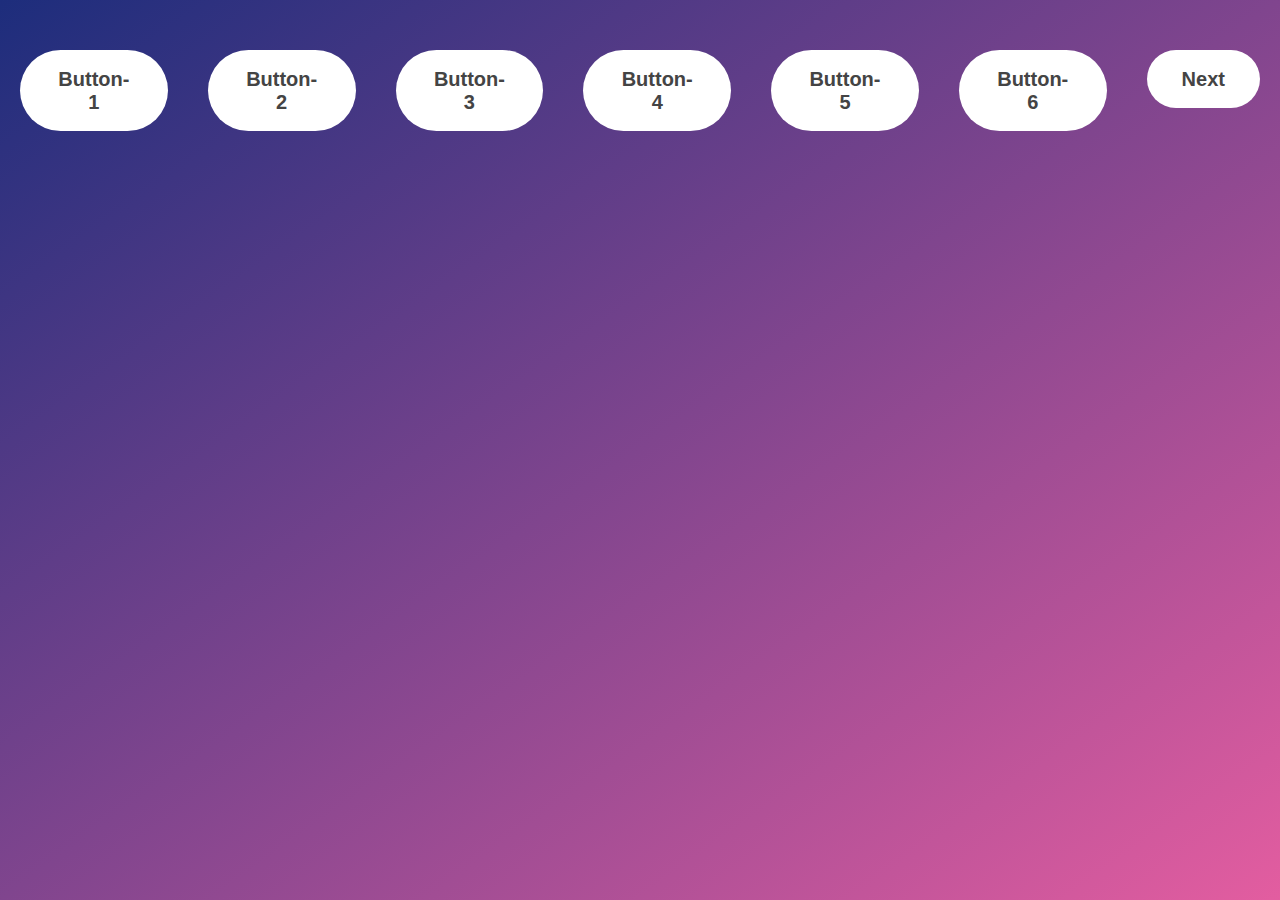
<file: task-08/page-2/index.html>
<!DOCTYPE html>
<html lang="en">
  <head>
    <meta charset="UTF-8" />
    <meta name="viewport" content="width=device-width, initial-scale=1.0" />
    <meta http-equiv="X-UA-Compatible" content="ie=edge" />
    <link rel="stylesheet" href="/task-08/page-2/css/style.css" />
    <title>JS</title>
  </head>
  
  <body>
    <script src="/task-08/page-2/js/index.js"></script>
    <!--On click of Button-1 store something in localStorage-->
    <button onclick="button_1()" class="button">Button-1</button>
    <!--On click of Button-2 show a popup with current time-->
    <button onclick="button_2()" class="button">Button-2</button>
    <!--On click of Button-3 change the background-->
    <button onclick="button_3()" class="button">Button-3</button>
    <!--On click of Button-4 refresh the page-->
    <button class="button" onclick="location.reload()">Button-4</button>
    <!--On click of Button-5 open a new window-->
    <button onclick="window.open(document.URL);" class="button">Button-5</button> 
    <!--On click of Button-6 spam the console with 'I did it'-->
    <button onclick="button_6()" class="button">Button-6</button>
    <form method="get" action="../page-3/chart.html">
      <!--set form action-->
      <button class="button">Next</button>
    </form>
  </body>
</html>
</file>
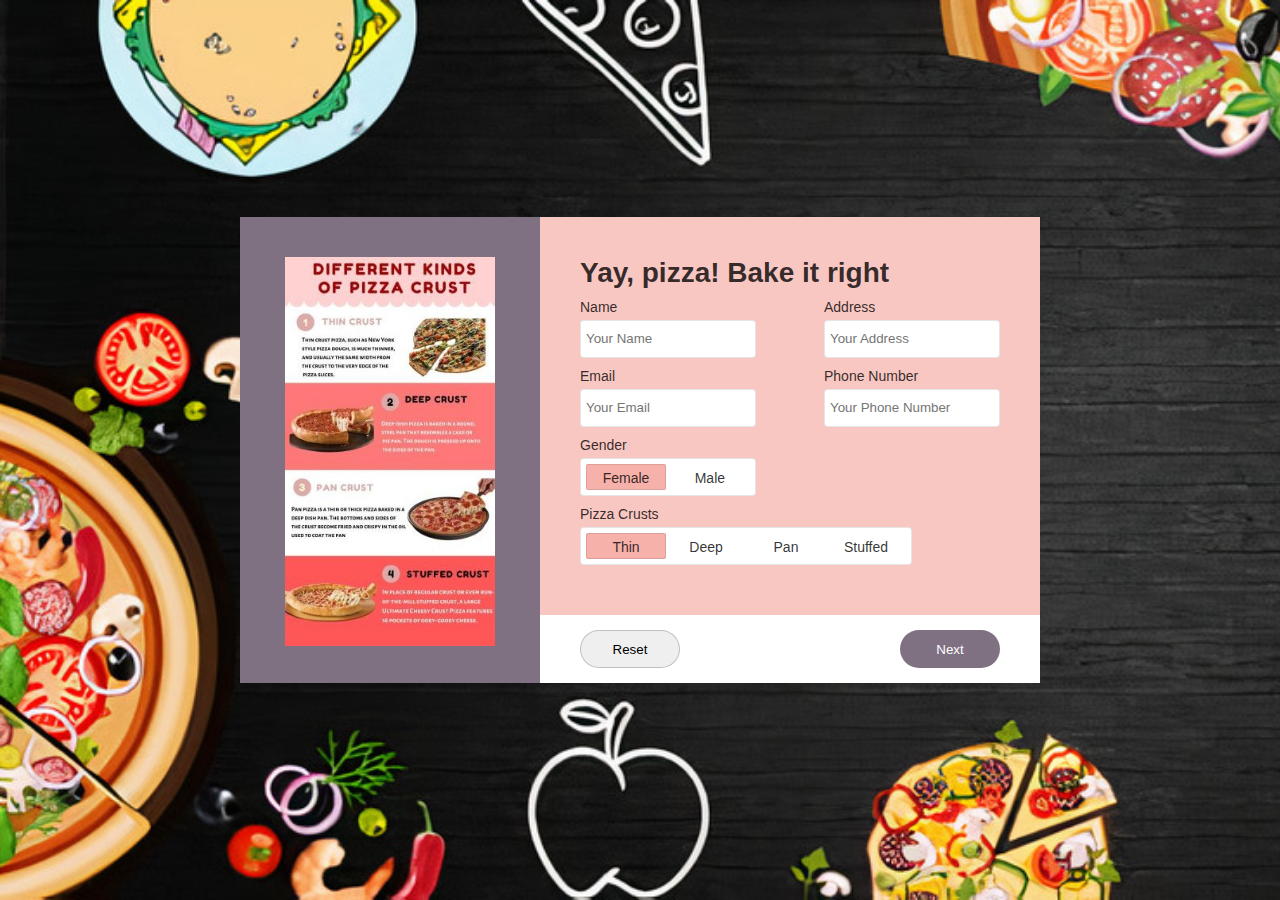
<file: task-08/page-1/form.html>
<!DOCTYPE html>
<!-- Possible Bugs are commented -->
<html lang="en">
  <head>
    <meta charset="UTF-8" />
    <meta http-equiv="X-UA-Compatible" content="IE=edge" />
    <meta name="viewport" content="width=device-width, initial-scale=1.0" />
    <title>Crust</title>
    <link href="/task-08/page-1/images/salami-pizza.png" type="image/x-icon" />
    <!-- display the favicon on titlebar -->
    <link href="/task-08/page-1/css/style.css" rel="stylesheet" />
    <!-- link stylesheet -->
  </head>
  <body translate="no">
    <div class="pizza-box">
      <div class="left-container">
        <img
          src="/task-08/page-1/images/pizza-crusts.jpg"
          alt="chart with different types of pizza crusts"
        />
        <!-- display the image -->
      </div>
      <div class="right-container">
        <form>
          <!-- set form-action -->
          <header>
            <h1>Yay, pizza! Bake it right</h1>
            <div class="set">
              <div class="name">
                <label for="name">Name</label>
                <input id="name" placeholder="Your Name" type="text" />
              </div>
              <div class="home-address">
                <label for="home-address">Address</label>
                <input
                  id="home-address"
                  placeholder="Your Address"
                  type="text"
                />
              </div>
            </div>
            <div class="set">
              <div class="email">
                <label for="email">Email</label>
                <input id="email" placeholder="Your Email" type="email" />
              </div>
              <div class="phone-number">
                <label for="phone-number">Phone Number</label>
                <input
                  id="phone-number"
                  placeholder="Your Phone Number"
                  type="tel"
                />
                <!-- set the pattern here -->
              </div>
            </div>
            <div class="set">
              <div class="gender">
                <!-- add two radio buttons with value "Transgender" and "Others" as we are an inclusive community -->
                <label for="gender-female">Gender</label>
                <div class="radio-container">
                  <input
                    checked=""
                    id="gender-female"
                    name="gender"
                    type="radio"
                    value="female"
                  />
                  <label for="gender-female">Female</label>
                  <input
                    id="gender-male"
                    name="gender"
                    type="radio"
                    value="male"
                  />
                  <label for="gender-male">Male</label>
                </div>
              </div>
            </div>
            <div class="set">
              <div class="pizza-crusts">
                <label for="pizza-crusts-thin">Pizza Crusts</label>
                <div class="radio-container">
                  <input
                    checked=""
                    id="pizza-crusts-thin"
                    name="pizza-crusts"
                    type="radio"
                    value="thin"
                  />
                  <label for="pizza-crusts-thin">Thin</label>
                  <input
                    id="pizza-crusts-deep"
                    name="pizza-crusts"
                    type="radio"
                    value="deep"
                  />
                  <label for="pizza-crusts-deep">Deep</label>
                  <input
                    id="pizza-crusts-pan"
                    name="pizza-crusts"
                    type="radio"
                    value="pan"
                  />
                  <label for="pizza-crusts-pan">Pan</label>
                  <input
                    id="pizza-crusts-stuffed"
                    name="pizza-crusts"
                    type="radio"
                    value="stuffed"
                  />
                  <label for="pizza-crusts-stuffed">Stuffed</label>
                </div>
              </div>
            </div>
          </header>
          <footer>
            <div class="set">
              <button>Reset</button>
              <!-- make next button work -->
              <button
                type="button"
                class="next"
                onclick="this.classList.add('button--loading');document.location='/task-08/page-2/index.html'"
              >
                <span class="button__text">Next</span>
            </div>
          </footer>
        </form>
      </div>
    </div>
  </body>
</html>
</file>
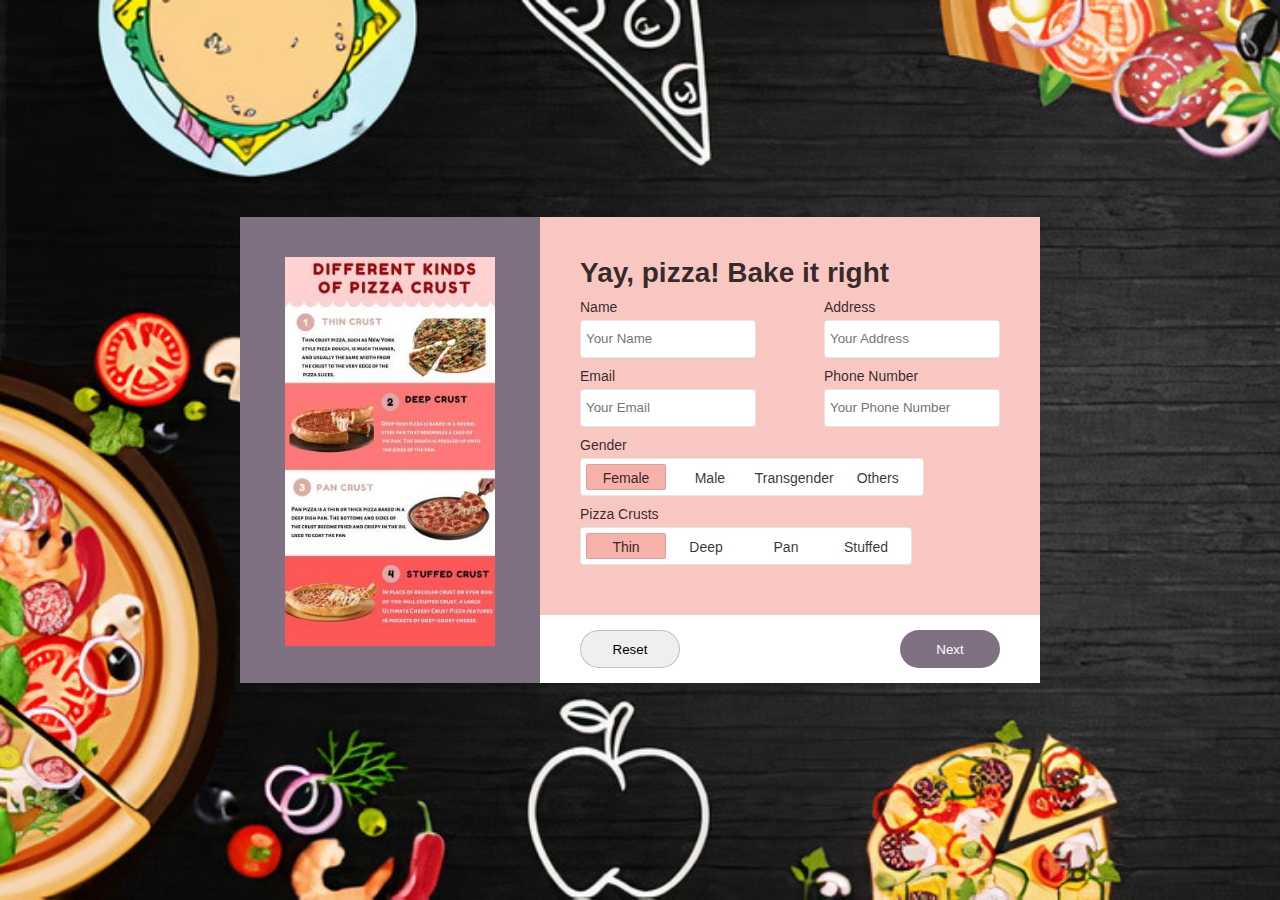
<file: task-08/website files/form.html>
<!DOCTYPE html>
<!-- Possible Bugs are commented -->
<html lang="en">
  <head>
    <meta charset="UTF-8" />
    <meta http-equiv="X-UA-Compatible" content="IE=edge" />
    <meta name="viewport" content="width=device-width, initial-scale=1.0" />
    <title>Crust</title>
    <link href="salami-pizza.png" type="image/x-icon" />
    <!-- display the favicon on titlebar -->
    <link href="style.css" rel="stylesheet" />
    <!-- link stylesheet -->
  </head>
  <body translate="no">
    <div class="pizza-box">
      <div class="left-container">
        <img
          src="pizza-crusts.jpeg"
          alt="chart with different types of pizza crusts"
        />
        <!-- display the image -->
      </div>
      <div class="right-container">
        <form>
          <!-- set form-action -->
          <header>
            <h1>Yay, pizza! Bake it right</h1>
            <div class="set">
              <div class="name">
                <label for="name">Name</label>
                <input id="name" placeholder="Your Name" type="text" />
              </div>
              <div class="home-address">
                <label for="home-address">Address</label>
                <input
                  id="home-address"
                  placeholder="Your Address"
                  type="text"
                />
              </div>
            </div>
            <div class="set">
              <div class="email">
                <label for="email">Email</label>
                <input id="email" placeholder="Your Email" type="email" />
              </div>
              <div class="phone-number">
                <label for="phone-number">Phone Number</label>
                <input
                  id="phone-number"
                  placeholder="Your Phone Number"
                  type="tel"
                />
                <!-- set the pattern here -->
              </div>
            </div>
            <div class="set">
              <div class="gender">
                <!-- add two radio buttons with value "Transgender" and "Others" as we are an inclusive community -->
                <label for="gender-female">Gender</label>
                <div class="radio-container">
                  <input
                    checked=""
                    id="gender-female"
                    name="gender"
                    type="radio"
                    value="female"
                  />
                  <label for="gender-female">Female</label>
                  <input
                    id="gender-male"
                    name="gender"
                    type="radio"
                    value="male"
                  />
                  <label for="gender-male">Male</label>
                  <input
                    id="gender-transgender"
                    name="gender"
                    type="radio"
                    value="Transgender"
                  />
                  <label for="gender-transgender">Transgender</label>
                  <input
                    id="gender-others"
                    name="gender"
                    type="radio"
                    value="Others"
                  />
                  <label for="gender-others">Others</label>
                </div>
              </div>
            </div>
            <div class="set">
              <div class="pizza-crusts">
                <label for="pizza-crusts-thin">Pizza Crusts</label>
                <div class="radio-container">
                  <input
                    checked=""
                    id="pizza-crusts-thin"
                    name="pizza-crusts"
                    type="radio"
                    value="thin"
                  />
                  <label for="pizza-crusts-thin">Thin</label>
                  <input
                    id="pizza-crusts-deep"
                    name="pizza-crusts"
                    type="radio"
                    value="deep"
                  />
                  <label for="pizza-crusts-deep">Deep</label>
                  <input
                    id="pizza-crusts-pan"
                    name="pizza-crusts"
                    type="radio"
                    value="pan"
                  />
                  <label for="pizza-crusts-pan">Pan</label>
                  <input
                    id="pizza-crusts-stuffed"
                    name="pizza-crusts"
                    type="radio"
                    value="stuffed"
                  />
                  <label for="pizza-crusts-stuffed">Stuffed</label>
                </div>
              </div>
            </div>
          </header>
          <footer>
            <div class="set">
              <button>Reset</button>
              <!-- make next button work -->
              
              <button
                type="button"
                class="next"

                onclick="this.classList.add('button--loading');document.location='index2.html'"
                >
                Next
              </button>
                <!-- <a href="" class="button">Next</a> -->
            </div>
          </footer>
        </form>
      </div>
    </div>
  </body>
</html>
</file>
<file: task-08/page-2/css/style.css>
* {
  margin: 0;
  padding: 0;
  box-sizing: inherit;
}

html {
  font-size: 62.5%;
  box-sizing: border-box;
}

body {
  font-family: sans-serif;
  color: #333;
  line-height: 1.5;
  height: 100vh;
  position: relative;
  display: flex;
  align-items: flex-start;
  justify-content: center;
  background: linear-gradient(to top left, #e35da0, #1d2d7c);
}

h1 {
  font-size: 2.5rem;
  margin-bottom: 2rem;
}

p {
  font-size: 1.8rem;
}

.button {
  font-size: 2rem;
  font-weight: 600;
  padding: 1.75rem 3.5rem;
  margin: 5rem 2rem;
  border: none;
  background-color: #fff;
  color: #444;
  border-radius: 10rem;
  cursor: pointer;
}
</file>
<file: task-08/page-1/css/style.css>
*,
*::before,
*::after {
  box-sizing: border-box;
  margin: 0;
  padding: 0;
}

body {
  align-items: center;
  background: url("../images/bg-high.jpg");
  background-size: cover;
  color: rgba(0, 0, 0, 0.8);
  display: grid;
  font-family: "Montserrat", sans-serif;
  font-size: 14px;
  font-weight: 400;
  height: 100vh;
  justify-items: center;
  font-weight: 100vw;
}

.pizza-box {
  display: grid;
  grid-template-areas: "left right";
  max-width: 900px;
  /* opacity: 90%; */
}

.left-container {
  background: #807182;
  overflow: hidden;
  padding: 40px 0 0 0;
  position: relative;
  text-align: center;
  width: 300px;
}

.left-container img {
  width: 70%;
}

.right-container {
  background: #f9c7c2;
  display: grid;
  grid-template-areas: "." ".";
  width: 500px;
}

.right-container h1:nth-of-type(1) {
  color: rgba(0, 0, 0, 0.8);
  font-size: 28px;
  font-weight: 600;
}

.right-container .set {
  display: flex;
  justify-content: space-between;
  margin: 10px 0;
}

.right-container input {
  border: 1px solid rgba(0, 0, 0, 0.1);
  border-radius: 4px;
  height: 38px;
  line-height: 38px;
  padding-left: 5px;
}

.right-container input,
.right-container label {
  color: rgba(0, 0, 0, 0.8);
}

.right-container header {
  padding: 40px;
}

.right-container label,
.right-container input {
  width: 176px;
}

.right-container .pizza-crusts .radio-container {
  display: flex;
  justify-content: space-between;
  width: 100%;
}

.right-container footer {
  align-items: center;
  background: #fff;
  display: grid;
  padding: 5px 40px;
}

.right-container footer button {
  cursor: pointer;
  border: 1px solid rgba(0, 0, 0, 0.2);
  height: 38px;
  line-height: 38px;
  width: 100px;
  border-radius: 19px;
  font-family: "Montserrat", sans-serif;
}

.right-container footer #reset {
  background: #fff;
  transition: 0.2s all ease-in-out;
}

.right-container footer #reset:hover {
  background: #171a2b;
  color: white;
}

.right-container footer .next {
  position: relative;
  background: #807182;
  border: 1px solid transparent;
  color: #fff;
}

.button__text {
  transition: all 0.2s;
}

.button--loading .button__text {
  visibility: hidden;
  opacity: 0;
}

.button--loading::after {
  content: "";
  position: absolute;
  width: 16px;
  height: 16px;
  top: 0;
  left: 0;
  right: 0;
  bottom: 0;
  margin: auto;
  border: 4px solid transparent;
  border-top-color: #ffffff;
  border-radius: 50%;
  animation: button-loading-spinner 1s ease infinite;
}

@keyframes button-loading-spinner {
  from {
    transform: rotate(0turn);
  }

  to {
    transform: rotate(1turn);
  }
}

.right-container footer .next:hover {
  background: #171a2b;
}

.name label,
.home-address label,
.email label,
.phone-number label,
.gender label,
.pizza-crusts label {
  display: block;
  margin-bottom: 5px;
}

.radio-container {
  background: #fff;
  border: 1px solid rgba(0, 0, 0, 0.1);
  border-radius: 4px;
  display: inline-block;
  padding: 5px;
}

.radio-container label {
  background: transparent;
  border: 1px solid transparent;
  border-radius: 2px;
  display: inline-block;
  height: 26px;
  line-height: 26px;
  margin: 0;
  padding: 0;
  text-align: center;
  transition: 0.2s all ease-in-out;
  width: 80px;
}

.radio-container input[type="radio"] {
  display: none;
}

.radio-container input[type="radio"]:checked + label {
  background: #f7b1ab;
  border: 1px solid rgba(0, 0, 0, 0.1);
}
</file>
<file: task-08/website files/style.css>
*,
*::before,
*::after {
  box-sizing: border-box;
  margin: 0;
  padding: 0;
}

body {
  align-items: center;
  background: url("bg-high.jpeg");
  background-size: cover;
  color: rgba(0, 0, 0, 0.8);
  display: grid;
  font-family: "Montserrat", sans-serif;
  font-size: 14px;
  font-weight: 400;
  height: 100vh;
  justify-items: center;
  font-weight: 100vw;
}

.pizza-box {
  display: grid;
  grid-template-areas: "left right";
  max-width: 900px;
  /* opacity: 90%; */
}

.left-container {
  background: #807182;
  overflow: hidden;
  padding: 40px 0 0 0;
  position: relative;
  text-align: center;
  width: 300px;
}

.left-container img {
  width: 70%;
}

.right-container {
  background: #f9c7c2;
  display: grid;
  grid-template-areas: "." ".";
  width: 500px;
}

.right-container h1:nth-of-type(1) {
  color: rgba(0, 0, 0, 0.8);
  font-size: 28px;
  font-weight: 600;
}

.right-container .set {
  display: flex;
  justify-content: space-between;
  margin: 10px 0;
}

.right-container input {
  border: 1px solid rgba(0, 0, 0, 0.1);
  border-radius: 4px;
  height: 38px;
  line-height: 38px;
  padding-left: 5px;
}

.right-container input,
.right-container label {
  color: rgba(0, 0, 0, 0.8);
}

.right-container header {
  padding: 40px;
}

.right-container label,
.right-container input {
  width: 176px;
}

.right-container .pizza-crusts .radio-container {
  display: flex;
  justify-content: space-between;
  width: 100%;
}

.right-container footer {
  align-items: center;
  background: #fff;
  display: grid;
  padding: 5px 40px;
}

.right-container footer button {
  cursor: pointer;
  border: 1px solid rgba(0, 0, 0, 0.2);
  height: 38px;
  line-height: 38px;
  width: 100px;
  border-radius: 19px;
  font-family: "Montserrat", sans-serif;
}

.right-container footer #reset {
  background: #fff;
  transition: 0.2s all ease-in-out;
}

.right-container footer #reset:hover {
  background: #171a2b;
  color: white;
}

.right-container footer .next {
  position: relative;
  background: #807182;
  border: 1px solid transparent;
  color: #fff;
}

.button__text {
  transition: all 0.2s;
}

.button--loading .button__text {
  visibility: hidden;
  opacity: 0;
}

.button--loading::after {
  content: "";
  position: absolute;
  width: 16px;
  height: 16px;
  top: 0;
  left: 0;
  right: 0;
  bottom: 0;
  margin: auto;
  border: 4px solid transparent;
  border-top-color: #ffffff;
  border-radius: 50%;
  animation: button-loading-spinner 1s ease infinite;
}

@keyframes button-loading-spinner {
  from {
    transform: rotate(0turn);
  }

  to {
    transform: rotate(1turn);
  }
}

.right-container footer .next:hover {
  background: #171a2b;
}

.name label,
.home-address label,
.email label,
.phone-number label,
.gender label,
.pizza-crusts label {
  display: block;
  margin-bottom: 5px;
}

.radio-container {
  background: #fff;
  border: 1px solid rgba(0, 0, 0, 0.1);
  border-radius: 4px;
  display: inline-block;
  padding: 5px;
}

.radio-container label {
  background: transparent;
  border: 1px solid transparent;
  border-radius: 2px;
  display: inline-block;
  height: 26px;
  line-height: 26px;
  margin: 0;
  padding: 0;
  text-align: center;
  transition: 0.2s all ease-in-out;
  width: 80px;
}

.radio-container input[type="radio"] {
  display: none;
}

.radio-container input[type="radio"]:checked + label {
  background: #f7b1ab;
  border: 1px solid rgba(0, 0, 0, 0.1);
}
</file>
